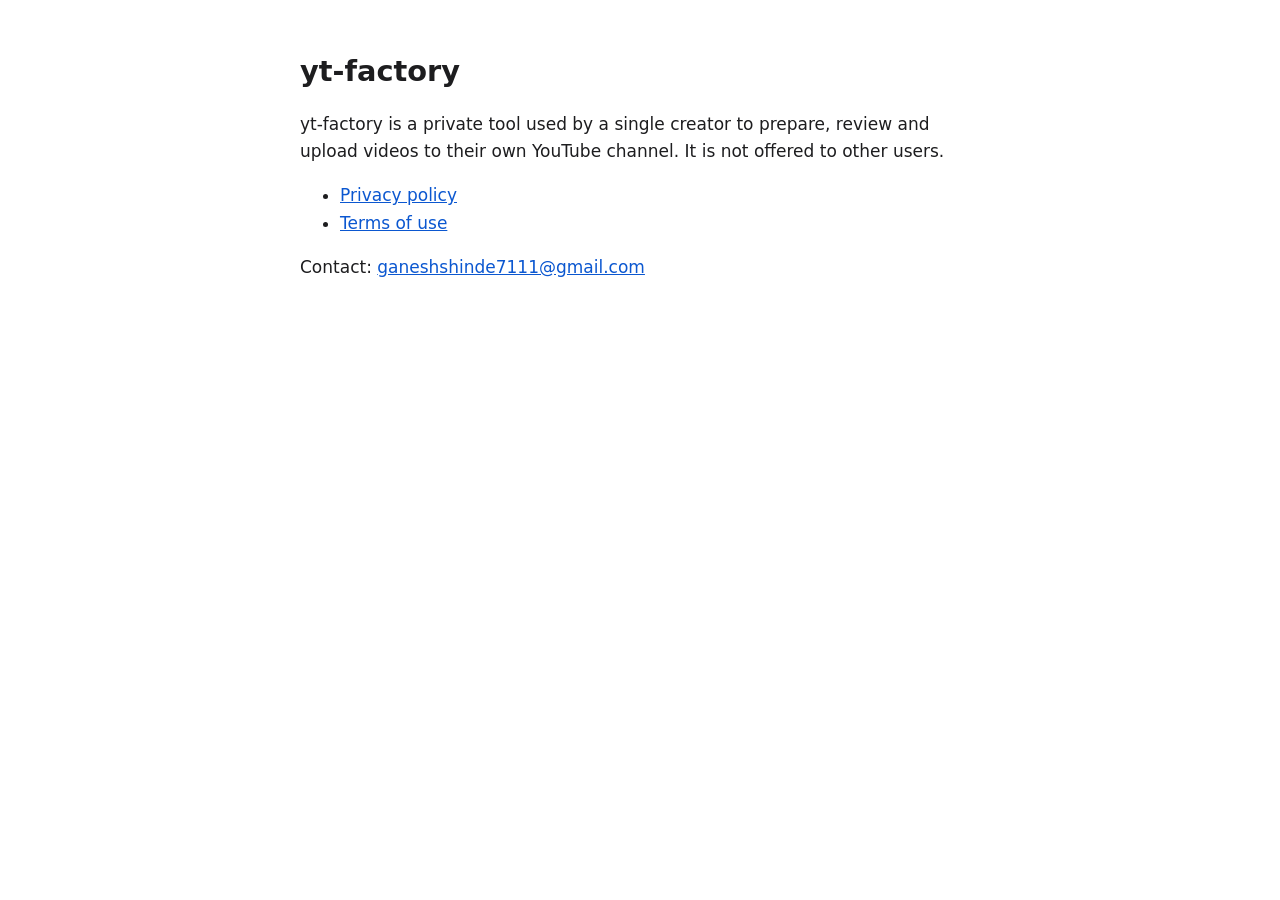
<file: index.html>
<!doctype html>
<html lang="en">
<head>
<meta charset="utf-8">
<meta name="viewport" content="width=device-width, initial-scale=1">
<title>yt-factory</title>
<link rel="stylesheet" href="style.css">
</head>
<body>
<main>
  <h1>yt-factory</h1>
  <p>yt-factory is a private tool used by a single creator to prepare, review and upload videos to their own YouTube channel. It is not offered to other users.</p>
  <ul>
    <li><a href="privacy.html">Privacy policy</a></li>
    <li><a href="terms.html">Terms of use</a></li>
  </ul>
  <p>Contact: <a href="mailto:ganeshshinde7111@gmail.com">ganeshshinde7111@gmail.com</a></p>
</main>
</body>
</html>
</file>
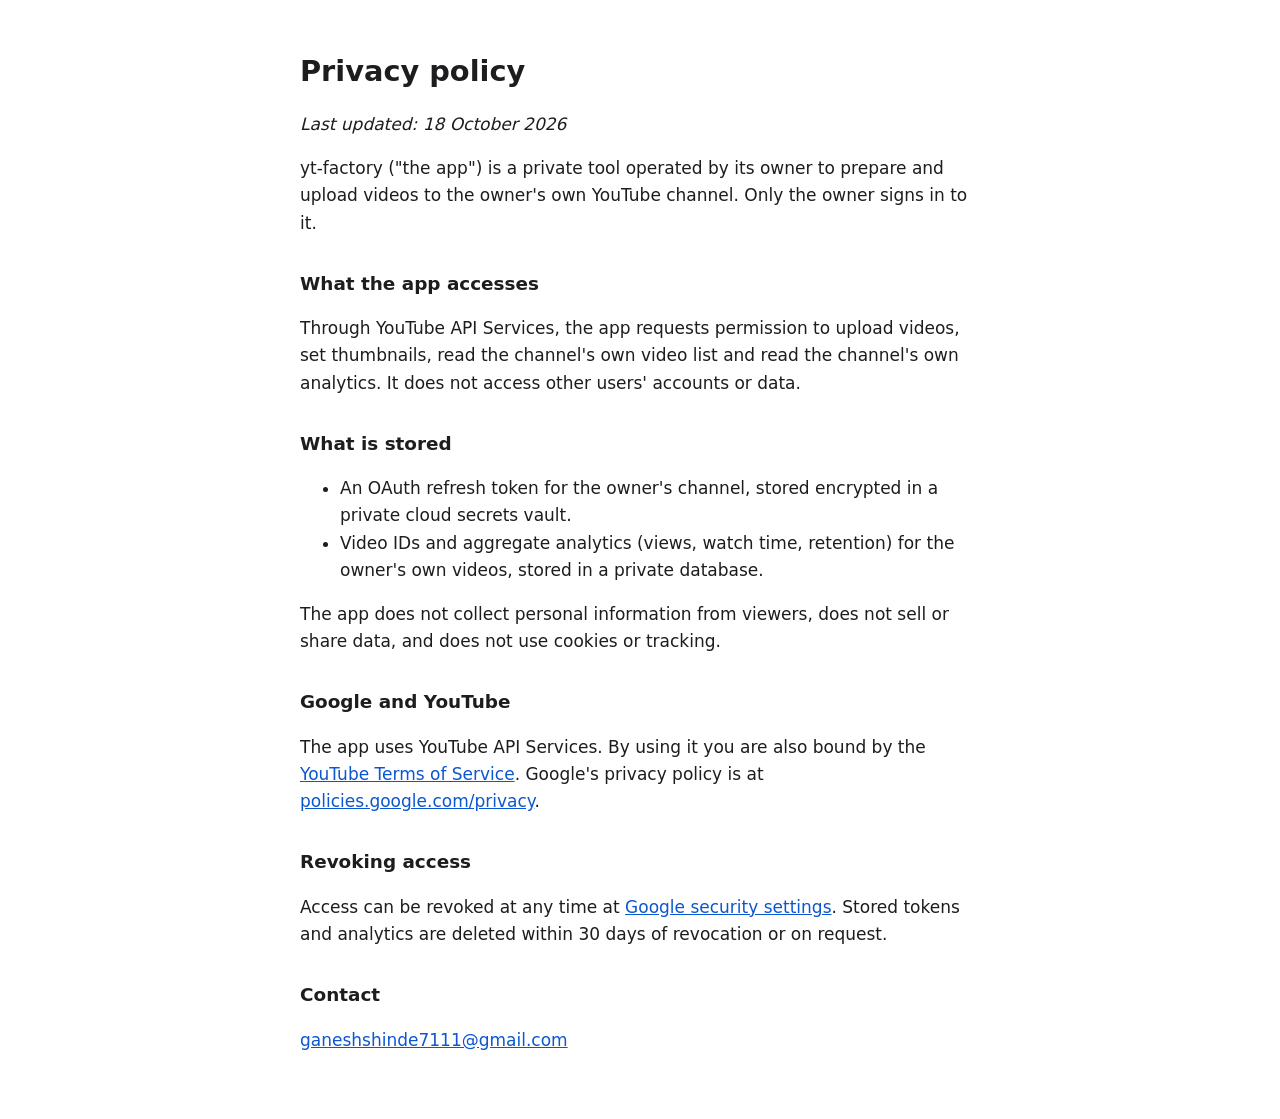
<file: privacy.html>
<!doctype html>
<html lang="en">
<head>
<meta charset="utf-8">
<meta name="viewport" content="width=device-width, initial-scale=1">
<title>Privacy policy · yt-factory</title>
<link rel="stylesheet" href="style.css">
</head>
<body>
<main>
  <h1>Privacy policy</h1>
  <p><em>Last updated: 18 October 2026</em></p>

  <p>yt-factory ("the app") is a private tool operated by its owner to prepare and upload videos to the owner's own YouTube channel. Only the owner signs in to it.</p>

  <h2>What the app accesses</h2>
  <p>Through YouTube API Services, the app requests permission to upload videos, set thumbnails, read the channel's own video list and read the channel's own analytics. It does not access other users' accounts or data.</p>

  <h2>What is stored</h2>
  <ul>
    <li>An OAuth refresh token for the owner's channel, stored encrypted in a private cloud secrets vault.</li>
    <li>Video IDs and aggregate analytics (views, watch time, retention) for the owner's own videos, stored in a private database.</li>
  </ul>
  <p>The app does not collect personal information from viewers, does not sell or share data, and does not use cookies or tracking.</p>

  <h2>Google and YouTube</h2>
  <p>The app uses YouTube API Services. By using it you are also bound by the <a href="https://www.youtube.com/t/terms">YouTube Terms of Service</a>. Google's privacy policy is at <a href="https://policies.google.com/privacy">policies.google.com/privacy</a>.</p>

  <h2>Revoking access</h2>
  <p>Access can be revoked at any time at <a href="https://security.google.com/settings/security/permissions">Google security settings</a>. Stored tokens and analytics are deleted within 30 days of revocation or on request.</p>

  <h2>Contact</h2>
  <p><a href="mailto:ganeshshinde7111@gmail.com">ganeshshinde7111@gmail.com</a></p>
</main>
</body>
</html>
</file>
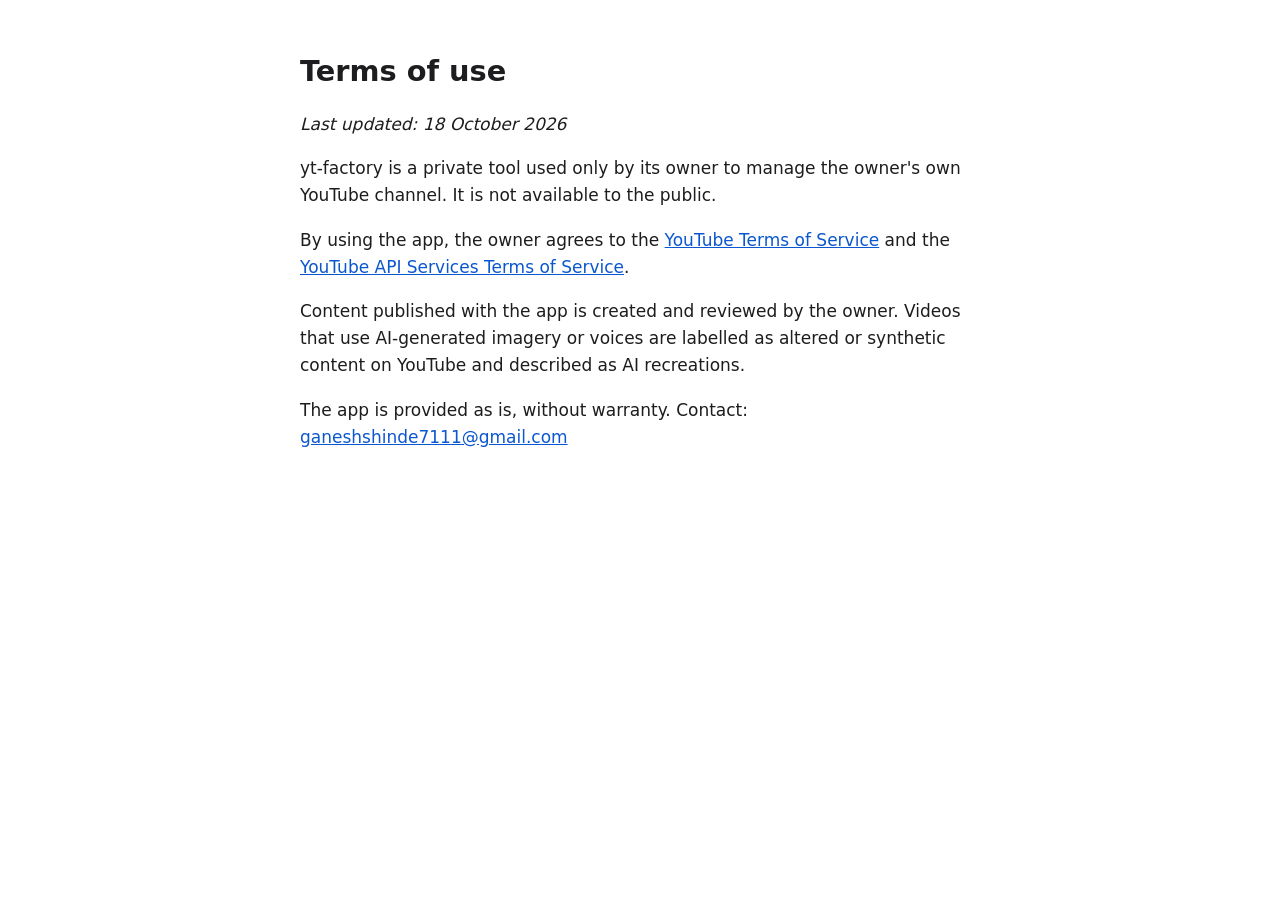
<file: terms.html>
<!doctype html>
<html lang="en">
<head>
<meta charset="utf-8">
<meta name="viewport" content="width=device-width, initial-scale=1">
<title>Terms of use · yt-factory</title>
<link rel="stylesheet" href="style.css">
</head>
<body>
<main>
  <h1>Terms of use</h1>
  <p><em>Last updated: 18 October 2026</em></p>
  <p>yt-factory is a private tool used only by its owner to manage the owner's own YouTube channel. It is not available to the public.</p>
  <p>By using the app, the owner agrees to the <a href="https://www.youtube.com/t/terms">YouTube Terms of Service</a> and the <a href="https://developers.google.com/youtube/terms/api-services-terms-of-service">YouTube API Services Terms of Service</a>.</p>
  <p>Content published with the app is created and reviewed by the owner. Videos that use AI-generated imagery or voices are labelled as altered or synthetic content on YouTube and described as AI recreations.</p>
  <p>The app is provided as is, without warranty. Contact: <a href="mailto:ganeshshinde7111@gmail.com">ganeshshinde7111@gmail.com</a></p>
</main>
</body>
</html>
</file>
<file: style.css>
:root { color-scheme: light dark; --fg: #1d1d1f; --bg: #ffffff; --link: #0b57d0; }
@media (prefers-color-scheme: dark) { :root { --fg: #e8e8ea; --bg: #141416; --link: #8ab4f8; } }
body { margin: 0; background: var(--bg); color: var(--fg); font: 17px/1.6 system-ui, -apple-system, "Segoe UI", sans-serif; }
main { max-width: 680px; margin: 0 auto; padding: 48px 16px; }
h1 { font-size: 1.8rem; margin: 0 0 8px; }
h2 { font-size: 1.15rem; margin-top: 2rem; }
a { color: var(--link); }
</file>
